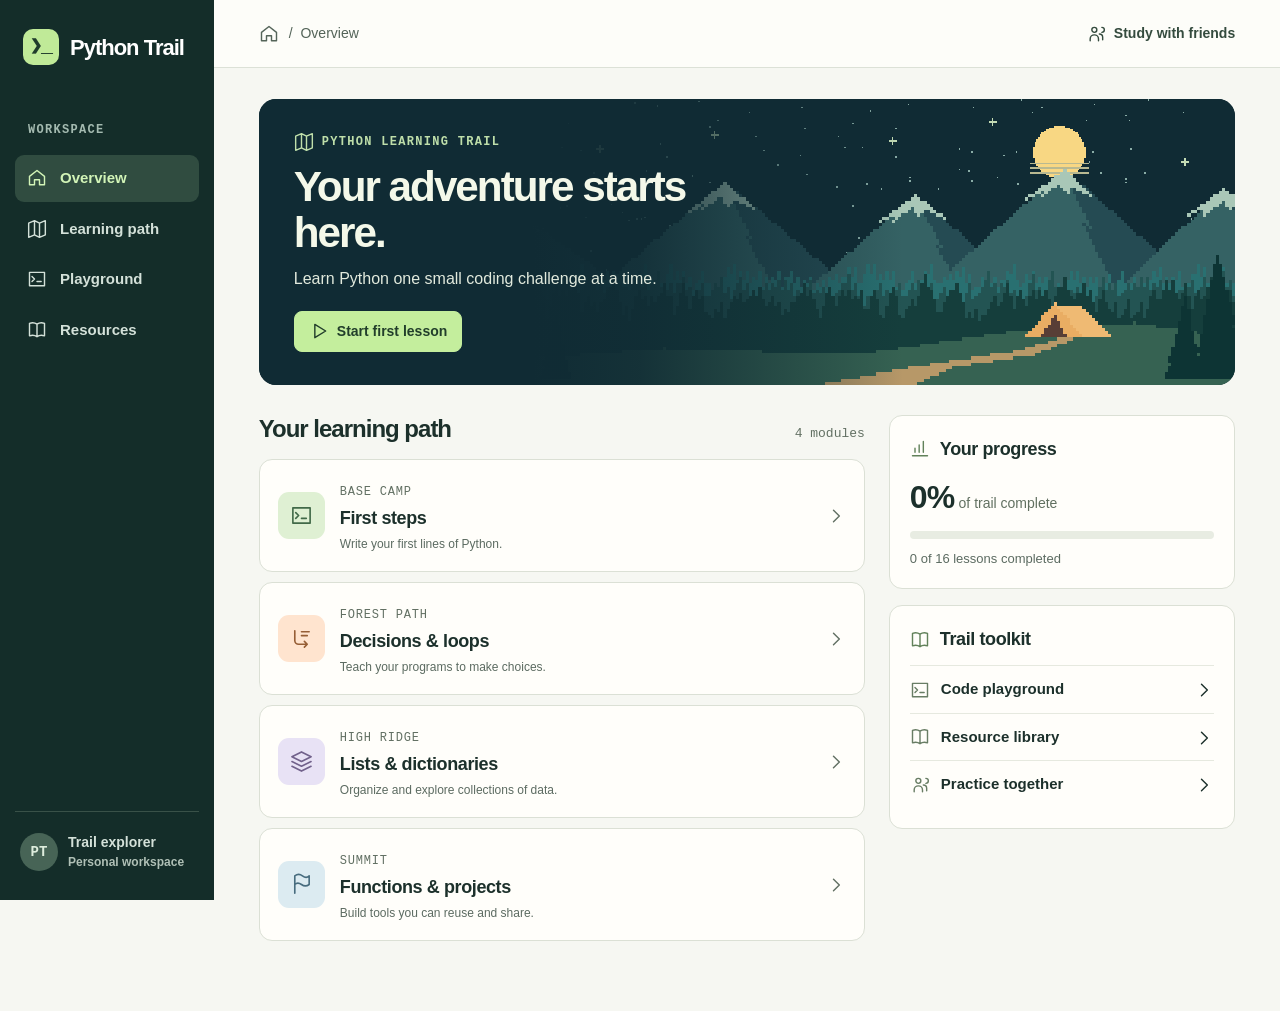
<file: index.html>
<!doctype html>
<html lang="en">
  <head>
    <meta charset="utf-8" />
    <meta name="viewport" content="width=device-width, initial-scale=1" />
    <meta name="theme-color" content="#132c29" />
    <meta http-equiv="Cache-Control" content="no-cache" />
    <title>Python Trail · Learn Python</title>
    <link rel="stylesheet" href="style.css?v=1.6.0" />
    <style>
      .booterror{max-width:32rem;margin:2rem auto;padding:1.25rem 1.5rem;background:#fffefa;border:1px solid #dbe0d5;border-radius:13px}
      .booterror h2{margin:0 0 .6rem}
      .booterror p{margin:0 0 1rem;color:#59695e}
    </style>
  </head>
  <body>
    <aside>
      <a class="brand" href="#home"><span class="logo">❯_</span>Python Trail</a>
      <div class="navlabel">WORKSPACE</div>
      <nav id="nav"></nav>
      <div class="asidefoot" id="accountfoot">
        <span class="avatar">PT</span><span>Trail explorer<small>Personal workspace</small></span>
      </div>
    </aside>
    <main>
      <header>
        <span id="crumb"></span><a class="group" href="#friends" id="friendlink"></a>
      </header>
      <div id="app">
        <div class="panel lesson booterror" id="booterror">
          <h2>Python Trail could not start</h2>
          <p id="bootmsg">The lessons did not load. Reset the app to clear saved data and reload a fresh copy.</p>
          <button type="button" class="btn primary" id="resetapp">Reset app</button>
        </div>
      </div>
    </main>
    <script>
      (function () {
        function resetApp() {
          try {
            var keys = [];
            for (var i = 0; i < localStorage.length; i++) {
              var k = localStorage.key(i);
              if (k && k.indexOf("trail.") === 0) keys.push(k);
            }
            for (var j = 0; j < keys.length; j++) localStorage.removeItem(keys[j]);
          } catch (e) {}
          var next =
            location.pathname +
            (location.pathname.slice(-1) === "/" ? "" : "/") +
            "?v=" +
            Date.now() +
            (location.hash || "");
          if (typeof caches === "undefined" || !caches.keys) {
            location.replace(next);
            return;
          }
          caches
            .keys()
            .then(function (names) {
              return Promise.all(
                names.map(function (name) {
                  return caches.open(name).then(function (cache) {
                    return cache.keys().then(function (reqs) {
                      return Promise.all(
                        reqs.map(function (req) {
                          return req.url.indexOf("python-trail") !== -1 ||
                            req.url.indexOf("Python-Trail") !== -1
                            ? cache.delete(req)
                            : null;
                        })
                      );
                    });
                  });
                })
              );
            })
            .catch(function () {})
            .then(function () {
              location.replace(next);
            });
        }
        window.trailReset = resetApp;
        var btn = document.getElementById("resetapp");
        if (btn) btn.onclick = resetApp;
        window.addEventListener("error", function (ev) {
          var msg = document.getElementById("bootmsg");
          var started = document.querySelector("#app h1, #app .hero, #app .title");
          if (msg && ev && ev.message && !started) {
            msg.textContent = "Error: " + ev.message;
          }
        });
      })();
    </script>
    <script src="course.js?v=1.6.0"></script>
    <script src="online.js?v=1.6.0"></script>
    <script src="app.js?v=1.6.0"></script>
  </body>
</html>
</file>
<file: style.css>
*{box-sizing:border-box}body{margin:0;background:#f6f7f2;color:#1c302b;font:16px/1.5 "DM Sans",Inter,-apple-system,BlinkMacSystemFont,"Segoe UI",sans-serif}a{color:inherit;text-decoration:none}button,input,textarea,select{font:inherit}button,a{touch-action:manipulation}button{cursor:pointer}a:focus-visible,button:focus-visible{outline:3px solid #227d67;outline-offset:3px}aside{position:fixed;inset:0 auto 0 0;width:214px;background:#142d29;color:#d4e1d9;padding:29px 15px;display:flex;flex-direction:column}.brand{display:flex;gap:11px;align-items:center;padding:0 8px;color:white;font-size:22px;font-weight:750;letter-spacing:-1px}.logo{font:bold 20px/36px monospace;text-align:center;background:#c0ea98;color:#203c2c;width:36px;border-radius:10px}.navlabel,.eyebrow{font:700 12px/1.5 ui-monospace,monospace;letter-spacing:1.3px}.navlabel{color:#a4bab0;margin:56px 13px 12px}nav a,.group,.row,.btn,.eyebrow,.tile,.cardtop{display:flex;align-items:center}nav a{gap:13px;padding:12px;border-radius:9px;font-weight:550;font-size:15px;margin:4px 0}nav a.active{background:#304c40;color:#d2f4b7}nav a:hover{background:#29463c}.ico{width:20px;height:20px;flex-shrink:0;vertical-align:middle}.asidefoot{margin-top:auto;display:flex;align-items:center;gap:10px;border-top:1px solid #395148;padding:20px 5px 0;font-size:14px;font-weight:600}.avatar{background:#476456;border-radius:50%;width:38px;height:38px;display:grid;place-items:center;color:#deeddd;font:600 14px monospace}small{display:block;color:#5c6b61;font-size:13px}.asidefoot small{color:#b0c0b6;font-size:12px}main{margin-left:214px}header{height:68px;background:#fdfdf9;border-bottom:1px solid #dce1d7;display:flex;align-items:center;justify-content:space-between;padding:0 clamp(20px,3.5vw,58px);font-size:14px;color:#546459}#crumb{display:flex;align-items:center;gap:10px}.group,.btn{gap:8px}.group{font-weight:600;color:#344b3e}#app{max-width:1460px;margin:auto;padding:31px clamp(20px,3.5vw,58px) 60px}h1,h2,h3,p{margin:0}h1{font-size:clamp(32px,3.3vw,53px);line-height:1.1;letter-spacing:-2px}h2{font-size:24px;letter-spacing:-1px;line-height:1.2}h3{font-size:18px;letter-spacing:-.4px}.hero{position:relative;isolation:isolate;overflow:hidden;min-height:257px;border-radius:17px;background:#102b34;color:#f4f8e9;padding:33px 35px;display:flex;flex-direction:column;align-items:flex-start;justify-content:center}.hero:before{content:'';position:absolute;z-index:-2;inset:0 0 0 28%;background:url(trail.png) center right/cover no-repeat;image-rendering:pixelated}.hero:after{content:'';position:absolute;inset:0;z-index:-1;background:linear-gradient(90deg,#102b34 28%,#102b34e0 39%,transparent 66%)}.eyebrow{gap:8px;color:#658064;margin-bottom:12px}.hero .eyebrow{color:#bfdfaa}.hero p{margin:10px 0 20px;color:#e2eadd}.btn{border:1px solid #d1d9ca;background:white;border-radius:8px;padding:9px 14px;font-weight:650;font-size:14px;color:#223e2b;width:fit-content}.btn.primary{background:#c4ee9d;border-color:#c4ee9d}.btn:hover,.tile:hover,.unit:hover{filter:brightness(.97)}.columns{display:grid;grid-template-columns:minmax(0,1.75fr) minmax(250px,1fr);gap:24px;margin-top:30px}.sectionhead{display:flex;align-items:baseline;justify-content:space-between;margin-bottom:15px;gap:6px}.meta{font:13px ui-monospace,monospace;color:#627063}.panel,.unit{background:#fffefa;border:1px solid #dbe0d5;border-radius:13px}.unit{display:flex;align-items:center;gap:15px;padding:18px;margin:0 0 10px}.iconbox{width:47px;height:47px;border-radius:11px;display:grid;place-items:center;flex-shrink:0}.iconbox .ico{width:23px;height:23px}.mint{background:#dff0d3;color:#416948}.peach{background:#ffe4cf;color:#965e36}.lilac{background:#e8e2f5;color:#71618b}.blue{background:#dcebf1;color:#476c7e}.unit small,.unit .meta{font-size:12px}.unit .meta{letter-spacing:.8px;text-transform:uppercase}.unit h3{margin:3px 0}.unit .end{margin-left:auto;color:#627063}.panel{padding:20px;margin-bottom:16px}.cardtop{gap:10px}.cardtop .ico{color:#62825a}.progress{height:8px;background:#e8ece2;border-radius:8px;overflow:hidden;margin:10px 0}.progress i{display:block;background:#719e5a;height:100%}.big{font-size:32px;font-weight:720;letter-spacing:-1px}.tile{gap:11px;padding:12px 0;border-top:1px solid #e6e9df;font-size:15px;font-weight:600}.tile:first-of-type{margin-top:12px}.tile .end{margin-left:auto}.tile>.ico{color:#687d64}.title{margin:0 0 22px}.title p,.muted{color:#59695e;margin-top:6px}.editor{width:100%;display:block;min-height:200px;background:#142c29;color:#e2f3d7;border:0;padding:17px;font:15px/1.65 ui-monospace,monospace;resize:vertical;tab-size:4}.editorbar{background:#213c36;color:#c7deca;padding:9px 16px;font:13px monospace}.editorwrap{border-radius:10px;overflow:hidden;margin:16px 0}.actions{display:flex;align-items:center;gap:9px;flex-wrap:wrap}.btn:disabled{opacity:.55}.panel p{margin:10px 0}.panel pre{white-space:pre-wrap;overflow-wrap:anywhere;margin:8px 0;background:#eff3eb;padding:13px;border-radius:7px;font:14px/1.6 ui-monospace,monospace}.lesson{max-width:850px}.lesson h2{margin-bottom:12px}.lesson details{margin-top:12px}.lesson summary{cursor:pointer;font-weight:600}.resourcegrid{display:grid;grid-template-columns:repeat(2,minmax(0,1fr));gap:15px}.resourcegrid>.panel{margin:0}.sectionlabel{margin:25px 0 14px}.back{display:inline-block;font-size:14px;color:#486443;margin-bottom:14px}.ok{color:#39733c;font-weight:650}button:disabled{cursor:wait}.status{font-size:14px}.sub{color:#617060;font-size:14px}.code{font-family:ui-monospace,monospace}a.unit:hover,h3 a:hover{text-decoration:underline;text-underline-offset:3px}
@media(max-width:980px){aside{width:175px}.brand{font-size:19px;padding:0;gap:7px}main{margin-left:175px}.columns{gap:14px;grid-template-columns:minmax(0,1.4fr) minmax(215px,1fr)}.hero{padding:28px}.unit{padding:14px;gap:10px}}
@media(max-width:760px){aside{position:static;width:100%;padding:12px 16px 5px}.brand{font-size:19px}.logo{width:29px;line-height:29px;font-size:16px}.navlabel,.asidefoot{display:none}nav{display:flex;gap:3px;overflow:auto}nav a{white-space:nowrap;font-size:13px;padding:7px 9px;gap:5px}nav .ico{width:15px}main{margin:0}header{height:43px;font-size:13px}#app{padding-top:18px}.hero{min-height:245px;padding:22px}.hero:before{inset:0;background-position:70% center}.hero:after{background:linear-gradient(90deg,#102b34f5,#102b34c7 40%,#102b3420)}.columns,.resourcegrid{grid-template-columns:1fr}.hero p{max-width:225px}.columns{margin-top:22px}.sectionhead{margin-bottom:12px}.panel{padding:16px}.sectionhead h2{font-size:22px}.unit{padding:15px}.group .ico{width:16px}}
[hidden]{display:none!important}.hero h1{max-width:470px}.lesson details pre{margin-bottom:14px}

.authform{display:grid;gap:12px;margin-top:12px}
.authform label{display:grid;gap:6px;font-weight:600;font-size:14px}
.authform input,.chatform input{border:1px solid #d1d9ca;border-radius:8px;padding:9px 12px;background:#fffefa;color:#1c302b}
.inlineform{grid-template-columns:1fr auto;align-items:center}
.friendrow{display:flex;align-items:center;gap:10px;padding:12px 0;border-top:1px solid #e6e9df}
.friendrow:first-of-type{border-top:0}
.friendmeta{min-width:0;flex:1}
.friendmeta small{color:#59695e}
.dot{width:10px;height:10px;border-radius:50%;flex-shrink:0;background:#9aa894;box-shadow:0 0 0 3px #e8ece2}
.dot.on{background:#3f8f3e;box-shadow:0 0 0 3px #dff0d3}
.chatwrap{max-width:760px}
.chatlog{display:flex;flex-direction:column;gap:10px;min-height:240px;max-height:50vh;overflow:auto;padding:12px;background:#eff3eb;border-radius:12px;margin:16px 0}
.bubble{max-width:80%;padding:8px 12px;border-radius:12px;background:white;border:1px solid #dbe0d5}
.bubble.mine{margin-left:auto;background:#c4ee9d;border-color:#c4ee9d}
.bubblewho{font-size:12px;font-weight:700;color:#546459;margin-bottom:2px}
.bubbletext{white-space:pre-wrap;overflow-wrap:anywhere}
.chatform{display:flex;gap:8px}
.chatform input{flex:1}
.asidefoot{cursor:default}
.chatwrap .title p{display:flex;align-items:center;gap:8px}
@media (max-width:760px){
  .inlineform{grid-template-columns:1fr}
  .friendrow{flex-wrap:wrap}
}
</file>
